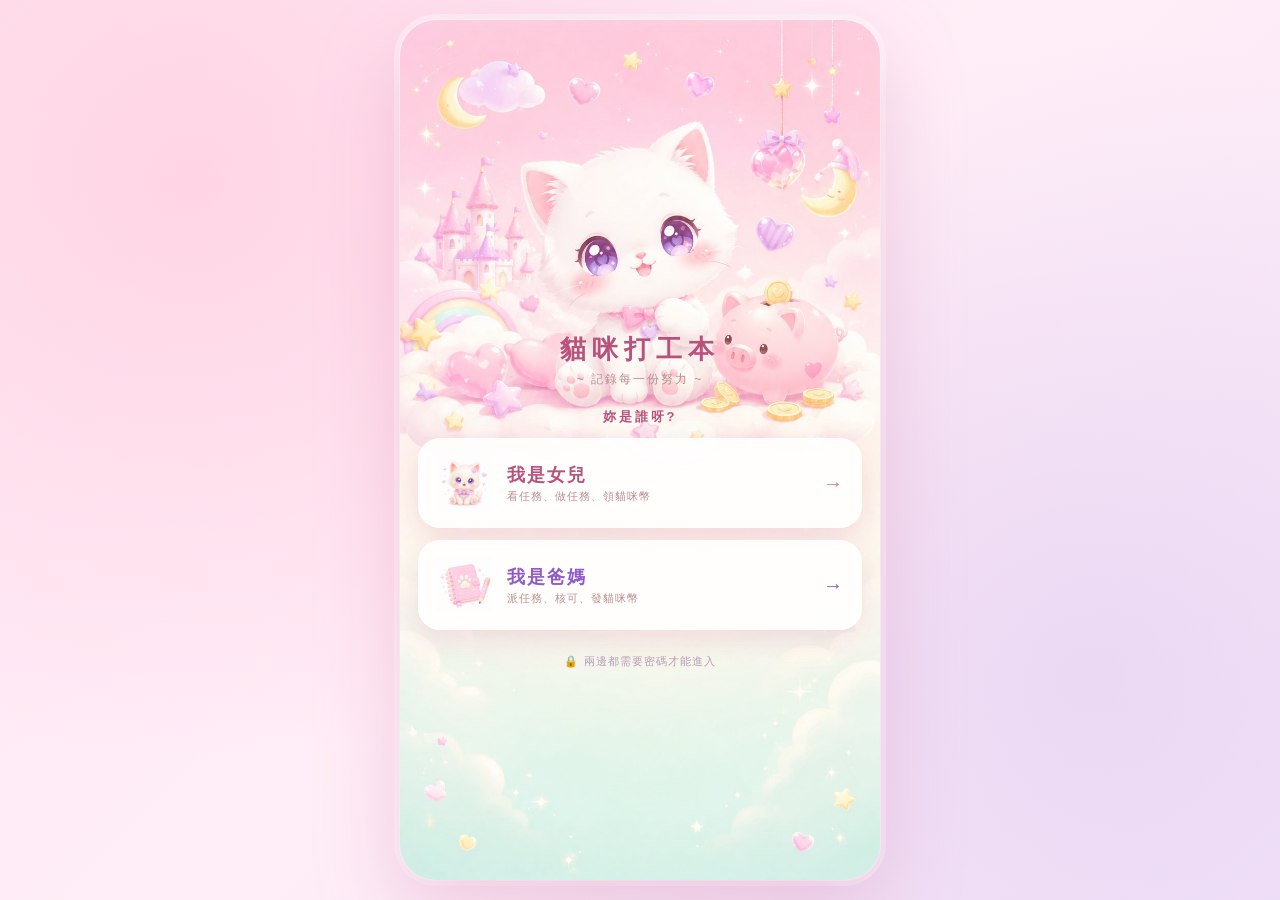
<file: index.html>
<!DOCTYPE html>
<html lang="zh-TW">
<head>
<meta charset="UTF-8">
<meta name="viewport" content="width=device-width, initial-scale=1.0">
<title>🐱 貓咪打工本</title>
<link rel="icon" type="image/png" href="./cat-mascot.png">
<link rel="stylesheet" href="./style.css">
<style>
.entry-app { padding: 24px 18px; min-height: 100%; display: flex; flex-direction: column; }
.entry-hero {
  flex: 1;
  min-height: 280px;
  pointer-events: none;
}
.entry-brand {
  text-align: center;
  margin-top: 8px;
  margin-bottom: 6px;
  animation: fade-up 0.6s ease-out;
}
.entry-brand h1 {
  font-size: 26px;
  color: #B8527A;
  letter-spacing: 6px;
  text-shadow: 0 2px 12px rgba(255, 255, 255, 0.8);
}
.entry-brand .sub {
  font-size: 12px;
  color: #B89090;
  letter-spacing: 2px;
  margin-top: 4px;
}
.entry-question {
  text-align: center;
  font-size: 13px;
  color: #B8527A;
  letter-spacing: 3px;
  font-weight: bold;
  margin: 14px 0 12px;
}
.id-cards {
  display: flex;
  flex-direction: column;
  gap: 12px;
  padding-bottom: 16px;
}
.id-card {
  background: rgba(255, 255, 255, 0.85);
  backdrop-filter: blur(24px);
  -webkit-backdrop-filter: blur(24px);
  border-radius: 22px;
  padding: 16px 18px;
  border: 1.5px solid rgba(255, 255, 255, 0.9);
  box-shadow: 0 10px 28px rgba(212, 132, 174, 0.25);
  display: flex;
  align-items: center;
  gap: 14px;
  cursor: pointer;
  transition: all 0.2s;
  text-decoration: none;
  color: inherit;
  animation: fade-up 0.5s ease-out backwards;
}
.id-card:nth-child(1) { animation-delay: 0.1s; }
.id-card:nth-child(2) { animation-delay: 0.2s; }
.id-card:active { transform: scale(0.98); }
.id-card .ic-img {
  width: 56px;
  height: 56px;
  flex-shrink: 0;
}
.id-card .ic-img img { width: 100%; height: 100%; object-fit: contain; }
.id-card .ic-info { flex: 1; min-width: 0; }
.id-card .ic-title {
  font-size: 18px;
  font-weight: bold;
  letter-spacing: 2px;
  color: #B8527A;
  margin-bottom: 2px;
}
.id-card.parent .ic-title { color: #8E5BC8; }
.id-card .ic-desc {
  font-size: 11px;
  color: #B89090;
  letter-spacing: 1px;
}
.id-card .ic-arrow {
  font-size: 20px;
  color: #D4799F;
  font-weight: bold;
}
.id-card.parent .ic-arrow { color: #8E5BC8; }

.entry-tip {
  text-align: center;
  font-size: 11px;
  color: #B8A0B8;
  margin-top: 8px;
  letter-spacing: 1px;
}
</style>
</head>
<body>

<div class="deco deco-1"><img src="./icon-coin.png" alt=""></div>
<div class="deco deco-2"><img src="./icon-star.png" alt=""></div>
<div class="deco deco-3"><img src="./icon-music.png" alt=""></div>
<div class="deco deco-4"><img src="./icon-gift.png" alt=""></div>
<div class="deco deco-5"><img src="./icon-mail.png" alt=""></div>
<div class="deco deco-6"><img src="./icon-book.png" alt=""></div>

<div class="phone">
  <div class="entry-app">

    <div class="entry-hero"></div>

    <div class="entry-brand">
      <h1>貓咪打工本</h1>
      <div class="sub">~ 記錄每一份努力 ~</div>
    </div>

    <div class="entry-question">妳是誰呀?</div>

    <div class="id-cards">

      <a href="./child.html" class="id-card child">
        <div class="ic-img"><img src="./cat-mascot.png" alt=""></div>
        <div class="ic-info">
          <div class="ic-title">我是女兒</div>
          <div class="ic-desc">看任務、做任務、領貓咪幣</div>
        </div>
        <div class="ic-arrow">→</div>
      </a>

      <a href="./parent.html" class="id-card parent">
        <div class="ic-img"><img src="./icon-add.png" alt=""></div>
        <div class="ic-info">
          <div class="ic-title">我是爸媽</div>
          <div class="ic-desc">派任務、核可、發貓咪幣</div>
        </div>
        <div class="ic-arrow">→</div>
      </a>

    </div>

    <div class="entry-tip">🔒 兩邊都需要密碼才能進入</div>

  </div>
</div>

</body>
</html>
</file>
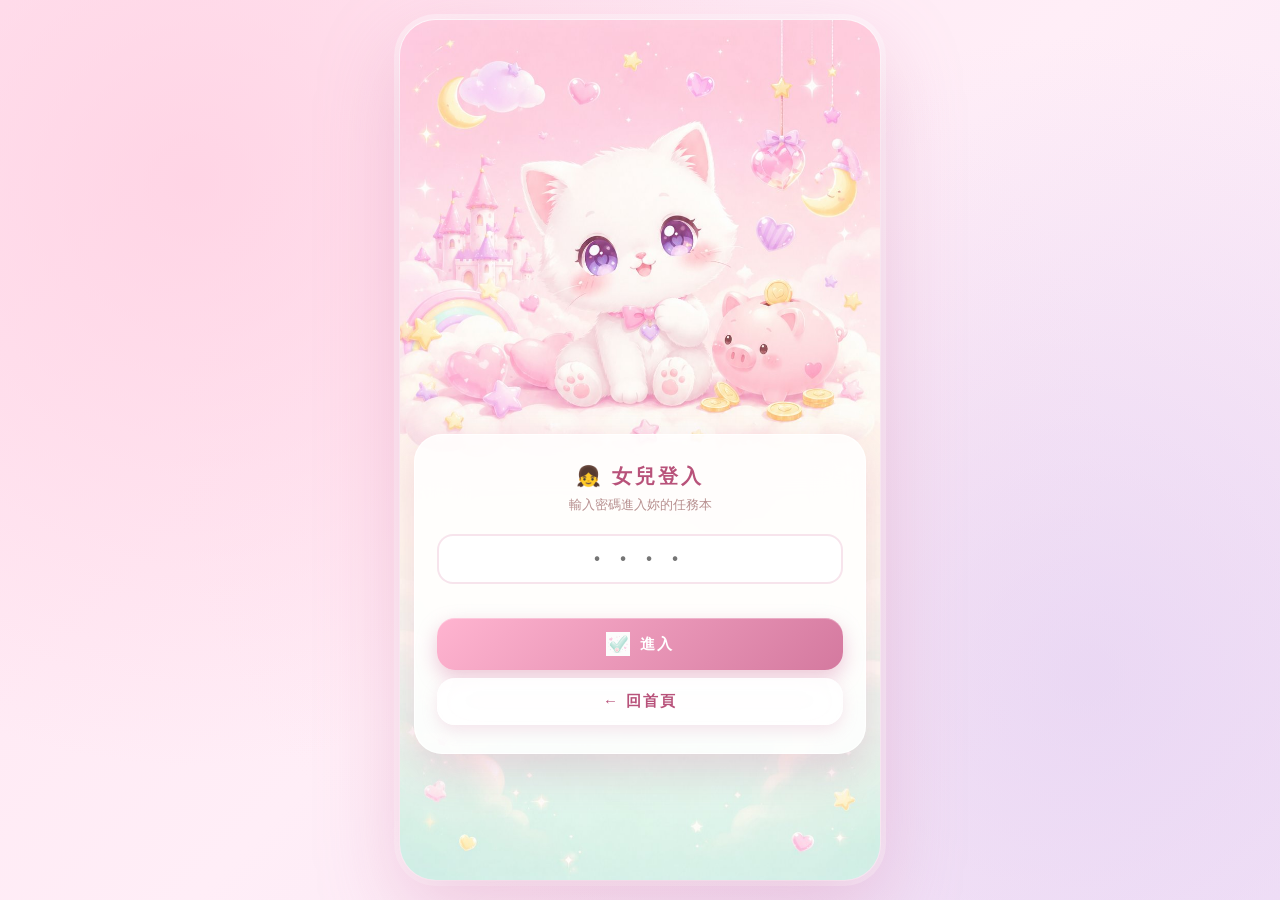
<file: child.html>
<!DOCTYPE html>
<html lang="zh-TW">
<head>
<meta charset="UTF-8">
<meta name="viewport" content="width=device-width, initial-scale=1.0">
<title>👧 我的貓咪任務本</title>
<link rel="icon" type="image/png" href="./cat-mascot.png">
<link rel="stylesheet" href="./style.css">
</head>
<body>

<div class="phone">

<!-- 登入頁 -->
<div id="loginPage" class="app">
  <div class="hero-space"></div>
  <div class="login-card">
    <h2>👧 女兒登入</h2>
    <div class="sub">輸入密碼進入妳的任務本</div>
    <input id="loginPwd" type="password" maxlength="4" placeholder="• • • •" inputmode="numeric">
    <div class="err" id="loginErr"></div>
    <button class="cta-btn" onclick="doLogin()">
      <img src="./icon-check.png" alt=""><span>進入</span>
    </button>
    <button class="cta-btn secondary" style="margin-top: 8px;" onclick="location.href='./index.html'">
      <span>← 回首頁</span>
    </button>
  </div>
</div>

<!-- 主畫面 -->
<div id="mainPage" class="app hidden">
  <div class="fab-out" onclick="logout()">登出</div>
  <div class="fab-bell" id="bell" onclick="clearBell()">🔔<span class="red-dot"></span></div>

  <div class="top-title"><div class="pill">我的任務本</div></div>
  <div class="hero-space"></div>

  <div class="stats">
    <div class="stat stat-coin"><div class="stat-icon"><img src="./icon-coin.png" alt=""></div><div class="stat-label">可領</div><div class="stat-value" id="sCoin">0<span class="unit"> 元</span></div></div>
    <div class="stat stat-todo"><div class="stat-icon"><img src="./icon-todo.png" alt=""></div><div class="stat-label">待完成</div><div class="stat-value" id="sTodo">0</div></div>
    <div class="stat stat-wait"><div class="stat-icon"><img src="./icon-mail.png" alt=""></div><div class="stat-label">等核可</div><div class="stat-value" id="sWait">0</div></div>
  </div>

  <div class="main">
    <div class="tabs">
      <button class="tab active" data-tab="assigned" onclick="setTab('assigned')">待完成 <span class="badge" id="bAssigned">0</span></button>
      <button class="tab" data-tab="pending" onclick="setTab('pending')">等核可 <span class="badge" id="bPending">0</span></button>
      <button class="tab" data-tab="approved" onclick="setTab('approved')">已領取 <span class="badge" id="bApproved">0</span></button>
    </div>
    <div id="taskList"></div>
    <button class="cta-btn secondary" onclick="openPropose()">
      <img src="./icon-idea.png" alt=""><span>我想做別的(主動申請)</span>
    </button>
  </div>
</div>
</div>

<!-- Modal: 主動申請 -->
<div class="modal-bg" id="proposeModal">
  <div class="modal">
    <h3>💡 我想做別的</h3>
    <label>項目</label>
    <select id="propType"><option value="">請選擇</option></select>
    <label>提議金額(讓爸媽參考)</label>
    <input id="propAmount" type="number" placeholder="0">
    <label>備註(選填)</label>
    <textarea id="propNote" rows="2" placeholder="想跟爸媽說的話"></textarea>
    <div class="modal-actions">
      <button class="cta-btn secondary" onclick="closeModal('proposeModal')">取消</button>
      <button class="cta-btn" onclick="submitPropose()"><img src="./icon-check.png" alt="">送出</button>
    </div>
  </div>
</div>

<div class="celebrate" id="celebrate">
  <img src="./icon-star.png" alt="">
  <div class="ce-text" id="ceText">太棒了!✨</div>
</div>

<div class="toast" id="toast"></div>

<script>
/* ==================== 設定區(密碼集中化)==================== */
const CHILD_PWD = '0416';  // ← 要改密碼,改這一行就好
const ROLE = 'child';
const GAS_URL = 'https://script.google.com/macros/s/AKfycbxL6RMWh4sn2M6cAhJxAEImtbSupDh12SuAHojfoW0CRrW7VGDir5UfD3ioGQtlK8snaw/exec';

let currentTab = 'assigned';
let allTasks = [];
let items = [];
let lastTaskCount = -1;

/* ==================== 統一 API 呼叫 ==================== */
async function api(action, params = {}) {
  const all = Object.assign({ action, password: CHILD_PWD, role: ROLE }, params);
  const qs = Object.entries(all).map(([k, v]) => `${k}=${encodeURIComponent(v)}`).join('&');
  const r = await fetch(`${GAS_URL}?${qs}`);
  return await r.json();
}

function pickKey(obj, ...keys) {
  for (const k of keys) {
    if (obj[k] !== undefined && obj[k] !== null && obj[k] !== '') return obj[k];
  }
  return '';
}

/* ==================== 登入 ==================== */
window.addEventListener('load', () => {
  const saved = localStorage.getItem('cw_child_login');
  if (saved === 'ok') showMain();
  document.getElementById('loginPwd').addEventListener('keydown', e => {
    if (e.key === 'Enter') doLogin();
  });
});

function doLogin() {
  const pwd = document.getElementById('loginPwd').value;
  const err = document.getElementById('loginErr');
  if (pwd !== CHILD_PWD) {
    err.textContent = '密碼不對喔 🥺';
    document.getElementById('loginPwd').value = '';
    return;
  }
  localStorage.setItem('cw_child_login', 'ok');
  showMain();
}

function logout() {
  localStorage.removeItem('cw_child_login');
  location.reload();
}

function showMain() {
  document.getElementById('loginPage').classList.add('hidden');
  document.getElementById('mainPage').classList.remove('hidden');
  loadAll();
  setInterval(loadAll, 30000);
}

/* ==================== 載入 ==================== */
async function loadAll() {
  try {
    const d1 = await api('list');
    if (d1.ok) {
      allTasks = d1.data || [];
      const newCount = allTasks.length;
      if (lastTaskCount !== -1 && newCount > lastTaskCount) {
        document.getElementById('bell').classList.add('has-new');
        showToast('🌸 有新任務唷!');
      }
      lastTaskCount = newCount;
      renderStats();
      renderList();
    } else {
      console.error('list 失敗:', d1.error);
    }

    const d2 = await api('itemsList');
    if (d2.ok) {
      items = (d2.data || []).map(raw => ({
        id: pickKey(raw, 'id', 'itemId', '項目ID', 'ID'),
        name: pickKey(raw, 'name', 'itemName', '名稱'),
        amount: Number(pickKey(raw, 'amount', 'defaultAmount', '預設金額', 'price')) || 0,
        enabled: pickKey(raw, 'enabled', '啟用')
      })).filter(i => i.id && i.name)
        .filter(i => {
          const e = String(i.enabled).toUpperCase();
          return e !== 'FALSE' && e !== '0' && e !== 'NO';
        });
      const sel = document.getElementById('propType');
      sel.innerHTML = '<option value="">請選擇</option>' +
        items.map(i => `<option value="${i.name}">${i.name}</option>`).join('');
    }
  } catch (e) { console.error(e); }
}

function renderStats() {
  const assigned = allTasks.filter(t => t.status === 'assigned' || t.status === 'rejected').length;
  const pending = allTasks.filter(t => t.status === 'done' || t.status === 'pending').length;
  const approved = allTasks.filter(t => t.status === 'approved').length;
  const coin = allTasks.filter(t => t.status === 'approved').reduce((s, t) => s + Number(t.actualAmount || t.proposedAmount || 0), 0);

  document.getElementById('sCoin').innerHTML = coin + '<span class="unit"> 元</span>';
  document.getElementById('sTodo').textContent = assigned;
  document.getElementById('sWait').textContent = pending;
  document.getElementById('bAssigned').textContent = assigned;
  document.getElementById('bPending').textContent = pending;
  document.getElementById('bApproved').textContent = approved;
}

function setTab(t) {
  currentTab = t;
  document.querySelectorAll('.tab').forEach(el => el.classList.toggle('active', el.dataset.tab === t));
  renderList();
}

function getIconForCategory(name) {
  if (!name) return 'icon-add.png';
  if (name.includes('掃') || name.includes('家事') || name.includes('拖') || name.includes('垃圾')) return 'icon-broom.png';
  if (name.includes('毛巾') || name.includes('工作室') || name.includes('髮')) return 'icon-towel.png';
  if (name.includes('書') || name.includes('讀') || name.includes('背')) return 'icon-book.png';
  if (name.includes('琴') || name.includes('音') || name.includes('樂')) return 'icon-music.png';
  return 'icon-add.png';
}

function getDueInfo(dueStr) {
  if (!dueStr) return null;
  const due = new Date(dueStr);
  const today = new Date();
  today.setHours(0,0,0,0);
  const diff = Math.round((due - today) / 86400000);
  if (diff < 0) return { text: '逾期', cls: 'late' };
  if (diff === 0) return { text: '今天', cls: '' };
  if (diff === 1) return { text: '明天', cls: '' };
  if (diff <= 7) return { text: `${diff} 天後`, cls: 'week' };
  const m = due.getMonth() + 1, d = due.getDate();
  return { text: `${m}/${d}`, cls: 'week' };
}

function renderList() {
  const list = document.getElementById('taskList');
  let filtered;
  if (currentTab === 'assigned') filtered = allTasks.filter(t => t.status === 'assigned' || t.status === 'rejected');
  else if (currentTab === 'pending') filtered = allTasks.filter(t => t.status === 'done' || t.status === 'pending');
  else filtered = allTasks.filter(t => t.status === 'approved' || t.status === 'paid');

  if (filtered.length === 0) {
    const msg = currentTab === 'assigned' ? '太棒了!沒有待辦任務' : currentTab === 'pending' ? '沒有等待中的任務' : '還沒有領取紀錄';
    list.innerHTML = `<div class="empty"><img src="./cat-mascot.png" alt=""><div class="e-text">${msg}</div></div>`;
    return;
  }

  list.innerHTML = filtered.map(t => {
    const due = getDueInfo(t.dueDate);
    const dueCls = !due ? '' : (due.cls === 'late' ? 'due-today' : (due.cls === '' ? 'due-today' : (due.cls === 'week' ? 'due-week' : 'due-soon')));
    const dueHtml = due ? `<span class="due-pill ${due.cls}">${due.text}</span>` : '';
    const cat = t.category ? `<span>${t.category}</span>` : '';
    const reject = t.status === 'rejected' ? `<span class="due-pill late">需重做</span>` : '';

    let actionBtn = '';
    if (currentTab === 'assigned') {
      actionBtn = `<button class="cta-btn success" style="margin-top:8px; padding:10px;" onclick="markDone('${t.id}')"><img src="./icon-check.png" alt=""><span>我做完了!</span></button>`;
    }

    return `<div><div class="task ${dueCls}"><div class="task-icon"><img src="./${getIconForCategory(t.itemName)}" alt=""></div><div class="task-info"><div class="task-name">${t.itemName || '未命名'}</div><div class="task-meta">${dueHtml}${cat}${reject}</div></div><div class="task-price">$${t.actualAmount || t.proposedAmount || 0}</div></div>${actionBtn}</div>`;
  }).join('');
}

/* ==================== 動作 ==================== */
async function markDone(id) {
  try {
    const d = await api('markDone', { id });
    if (d.ok) { celebrate('太棒了!等爸媽核可 ✨'); loadAll(); }
    else { showToast('失敗:' + (d.error || '')); }
  } catch (e) { showToast('網路出狀況了'); }
}

function openPropose() {
  document.getElementById('propType').value = '';
  document.getElementById('propAmount').value = '';
  document.getElementById('propNote').value = '';
  document.getElementById('proposeModal').classList.add('open');
}

function closeModal(id) { document.getElementById(id).classList.remove('open'); }

async function submitPropose() {
  const name = document.getElementById('propType').value;
  const amount = document.getElementById('propAmount').value || 0;
  const note = document.getElementById('propNote').value || '';
  if (!name) { showToast('要先選項目喔'); return; }
  try {
    const d = await api('propose', { itemName: name, amount, note });
    if (d.ok) { closeModal('proposeModal'); celebrate('已送出申請!等爸媽看看 💌'); loadAll(); }
    else { showToast('送出失敗'); }
  } catch (e) { showToast('網路出狀況了'); }
}

function celebrate(text) {
  document.getElementById('ceText').textContent = text;
  const c = document.getElementById('celebrate');
  c.classList.add('show');
  setTimeout(() => c.classList.remove('show'), 1800);
}

function showToast(text) {
  const t = document.getElementById('toast');
  t.textContent = text;
  t.classList.add('show');
  setTimeout(() => t.classList.remove('show'), 2400);
}

function clearBell() { document.getElementById('bell').classList.remove('has-new'); }
</script>

</body>
</html>
</file>
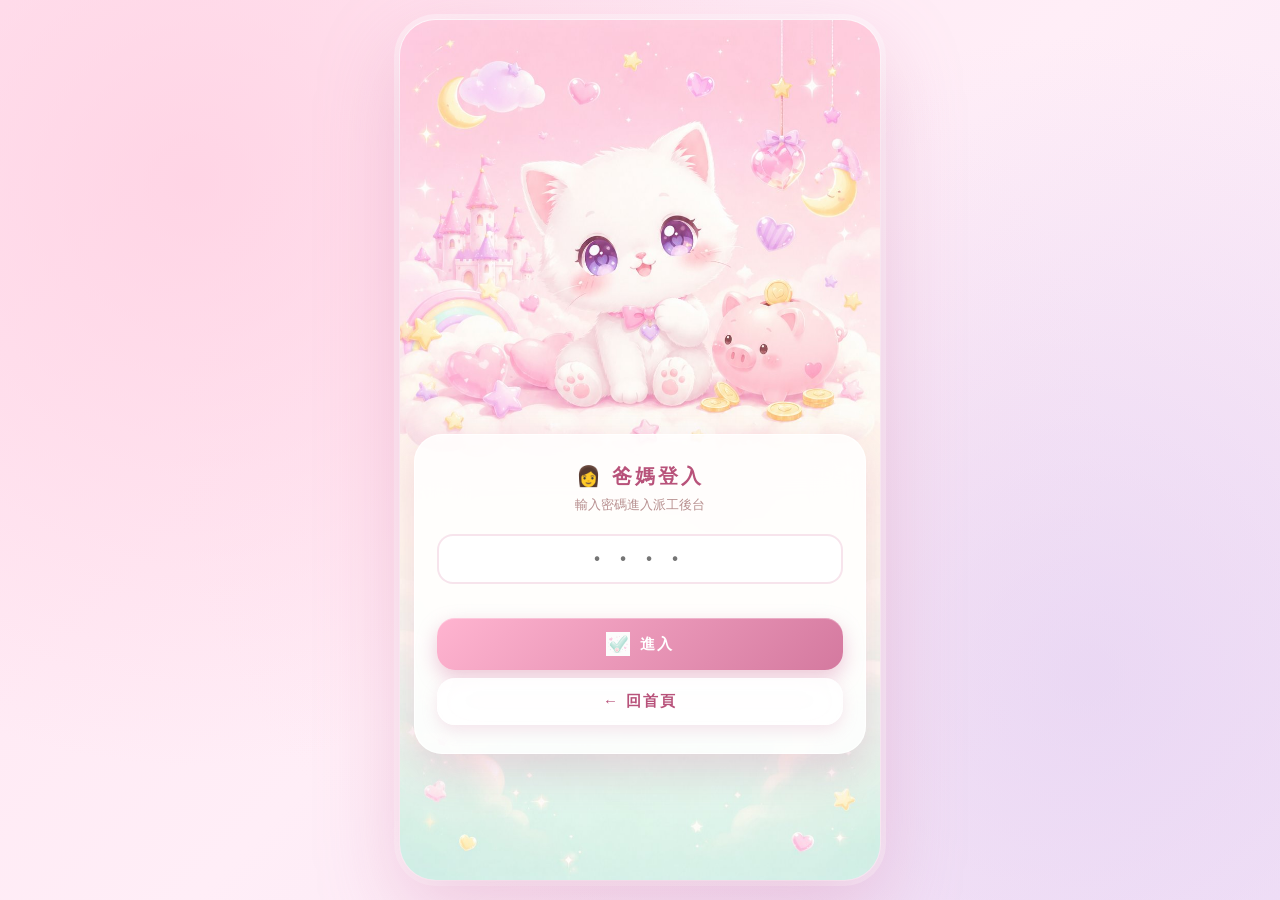
<file: parent.html>
<!DOCTYPE html>
<html lang="zh-TW">
<head>
<meta charset="UTF-8">
<meta name="viewport" content="width=device-width, initial-scale=1.0">
<title>👩 爸媽派工管理</title>
<link rel="icon" type="image/png" href="./cat-mascot.png">
<link rel="stylesheet" href="./style.css">
<style>
.assign-cta { width: 100%; margin-top: 12px; padding: 18px; background: linear-gradient(135deg, #FFB4D0 0%, #D4799F 100%); color: white; border: none; border-radius: 22px; font-size: 17px; font-weight: bold; cursor: pointer; box-shadow: 0 12px 30px rgba(212, 121, 159, 0.5), inset 0 1px 0 rgba(255, 255, 255, 0.3); letter-spacing: 3px; font-family: inherit; display: flex; align-items: center; justify-content: center; gap: 12px; animation: pulse-glow 2.5s infinite; }
.assign-cta img { width: 30px; height: 30px; }
.assign-cta:active { transform: scale(0.97); }
.act-row { display: flex; gap: 6px; margin-top: 8px; }
.act-row .cta-btn { margin-top: 0; padding: 9px 12px; font-size: 13px; letter-spacing: 1px; }
</style>
</head>
<body>

<div class="phone">

<!-- 登入頁 -->
<div id="loginPage" class="app">
  <div class="hero-space"></div>
  <div class="login-card">
    <h2>👩 爸媽登入</h2>
    <div class="sub">輸入密碼進入派工後台</div>
    <input id="loginPwd" type="password" maxlength="4" placeholder="• • • •" inputmode="numeric">
    <div class="err" id="loginErr"></div>
    <button class="cta-btn" onclick="doLogin()">
      <img src="./icon-check.png" alt=""><span>進入</span>
    </button>
    <button class="cta-btn secondary" style="margin-top: 8px;" onclick="location.href='./index.html'">
      <span>← 回首頁</span>
    </button>
  </div>
</div>

<!-- 主畫面 -->
<div id="mainPage" class="app hidden">
  <div class="fab-out" onclick="logout()">登出</div>
  <div class="fab-bell" id="bell" onclick="clearBell()">🔔<span class="red-dot"></span></div>

  <div class="top-title"><div class="pill">爸媽派工管理</div></div>
  <div class="hero-space"></div>

  <div class="stats stats-4">
    <div class="stat stat-todo"><div class="stat-icon"><img src="./icon-todo.png" alt=""></div><div class="stat-label">派工中</div><div class="stat-value" id="sAssigned">0</div></div>
    <div class="stat stat-wait"><div class="stat-icon"><img src="./icon-mail.png" alt=""></div><div class="stat-label">待核可</div><div class="stat-value" id="sPending">0</div></div>
    <div class="stat stat-coin"><div class="stat-icon"><img src="./icon-coin.png" alt=""></div><div class="stat-label">待領</div><div class="stat-value" id="sUnpaid">0<span class="unit"> 元</span></div></div>
    <div class="stat stat-paid"><div class="stat-icon"><img src="./icon-gift.png" alt=""></div><div class="stat-label">已發</div><div class="stat-value" id="sPaid">0<span class="unit"> 元</span></div></div>
  </div>

  <button class="assign-cta" onclick="openAssign()">
    <img src="./icon-add.png" alt=""><span>派任務給女兒</span>
  </button>

  <div class="main" style="margin-top: 14px;">
    <div class="tabs">
      <button class="tab active" data-tab="pending" onclick="setTab('pending')">待核可 <span class="badge" id="bPending">0</span></button>
      <button class="tab" data-tab="assigned" onclick="setTab('assigned')">派工中 <span class="badge" id="bAssigned">0</span></button>
      <button class="tab" data-tab="approved" onclick="setTab('approved')">待發 <span class="badge" id="bApproved">0</span></button>
    </div>
    <div id="taskList"></div>
  </div>
</div>
</div>

<!-- Modal: 派任務 -->
<div class="modal-bg" id="assignModal">
  <div class="modal">
    <h3>📋 派任務</h3>
    <label>選擇任務(可多選)</label>
    <div class="pick-list" id="pickList"></div>
    <label>截止日期</label>
    <input id="aDue" type="date">
    <label>備註(選填)</label>
    <input id="aNote" type="text" placeholder="想對女兒說的話">
    <div class="modal-actions">
      <button class="cta-btn secondary" onclick="closeModal('assignModal')">取消</button>
      <button class="cta-btn" onclick="submitAssign()"><img src="./icon-check.png" alt="">送出</button>
    </div>
  </div>
</div>

<!-- Modal: 核可 -->
<div class="modal-bg" id="approveModal">
  <div class="modal">
    <h3>✅ 核可任務</h3>
    <div id="apTaskInfo" style="background:#FFF8FA; padding:12px; border-radius:14px; margin-bottom:12px;"></div>
    <label>實際金額</label>
    <input id="apAmount" type="number">
    <label>備註(選填)</label>
    <input id="apNote" type="text" placeholder="鼓勵的話">
    <div class="modal-actions">
      <button class="cta-btn danger" onclick="rejectCurrent()">拒絕重做</button>
      <button class="cta-btn" onclick="approveCurrent()"><img src="./icon-check.png" alt="">核可</button>
    </div>
  </div>
</div>

<div class="toast" id="toast"></div>

<script>
/* ==================== 設定區(密碼集中化)==================== */
const PARENT_PWD = '0416';  // ← 要改密碼,改這一行就好
const ROLE = 'parent';
const GAS_URL = 'https://script.google.com/macros/s/AKfycbxL6RMWh4sn2M6cAhJxAEImtbSupDh12SuAHojfoW0CRrW7VGDir5UfD3ioGQtlK8snaw/exec';

let currentTab = 'pending';
let allTasks = [];
let items = [];
let lastPendingCount = -1;
let pickedIds = new Set();
let currentApproveId = null;

/* ==================== 統一 API 呼叫 ==================== */
async function api(action, params = {}) {
  // 自動帶上 password + role
  const all = Object.assign({ action, password: PARENT_PWD, role: ROLE }, params);
  const qs = Object.entries(all).map(([k, v]) => `${k}=${encodeURIComponent(v)}`).join('&');
  const r = await fetch(`${GAS_URL}?${qs}`);
  return await r.json();
}

function pickKey(obj, ...keys) {
  for (const k of keys) {
    if (obj[k] !== undefined && obj[k] !== null && obj[k] !== '') return obj[k];
  }
  return '';
}

/* ==================== 登入 ==================== */
window.addEventListener('load', () => {
  const saved = localStorage.getItem('cw_parent_login');
  if (saved === 'ok') showMain();
  document.getElementById('loginPwd').addEventListener('keydown', e => {
    if (e.key === 'Enter') doLogin();
  });
  const today = new Date().toISOString().split('T')[0];
  document.getElementById('aDue').value = today;
});

function doLogin() {
  const pwd = document.getElementById('loginPwd').value;
  const err = document.getElementById('loginErr');
  if (pwd !== PARENT_PWD) {
    err.textContent = '密碼不對';
    document.getElementById('loginPwd').value = '';
    return;
  }
  localStorage.setItem('cw_parent_login', 'ok');
  showMain();
}

function logout() {
  localStorage.removeItem('cw_parent_login');
  location.reload();
}

function showMain() {
  document.getElementById('loginPage').classList.add('hidden');
  document.getElementById('mainPage').classList.remove('hidden');
  loadAll();
  setInterval(loadAll, 20000);
}

/* ==================== 載入 ==================== */
async function loadAll() {
  try {
    const d1 = await api('list');
    if (d1.ok) {
      allTasks = d1.data || [];
      const pendingCount = allTasks.filter(t => t.status === 'done' || t.status === 'pending').length;
      if (lastPendingCount !== -1 && pendingCount > lastPendingCount) {
        document.getElementById('bell').classList.add('has-new');
        showToast('🌸 有新的等核可任務!');
      }
      lastPendingCount = pendingCount;
      renderStats();
      renderList();
    } else {
      console.error('list 失敗:', d1.error);
    }

    const d2 = await api('itemsList');
    if (d2.ok) {
      items = (d2.data || []).map(raw => ({
        id: pickKey(raw, 'id', 'itemId', '項目ID', 'ID'),
        name: pickKey(raw, 'name', 'itemName', '名稱'),
        amount: Number(pickKey(raw, 'amount', 'defaultAmount', '預設金額', 'price')) || 0,
        category: pickKey(raw, 'category', '類別'),
        mode: pickKey(raw, 'mode', 'defaultMode', '預設模式') || 'fixed',
        enabled: pickKey(raw, 'enabled', '啟用')
      })).filter(i => i.id && i.name)
        .filter(i => {
          const e = String(i.enabled).toUpperCase();
          return e !== 'FALSE' && e !== '0' && e !== 'NO';
        });
    } else {
      console.error('itemsList 失敗:', d2.error);
    }
  } catch (e) {
    console.error(e);
  }
}

function getIconForCategory(name) {
  if (!name) return 'icon-add.png';
  if (name.includes('掃') || name.includes('家事') || name.includes('拖') || name.includes('垃圾')) return 'icon-broom.png';
  if (name.includes('毛巾') || name.includes('工作室') || name.includes('髮')) return 'icon-towel.png';
  if (name.includes('書') || name.includes('讀') || name.includes('背')) return 'icon-book.png';
  if (name.includes('琴') || name.includes('音') || name.includes('樂')) return 'icon-music.png';
  return 'icon-add.png';
}

function getDueInfo(dueStr) {
  if (!dueStr) return null;
  const due = new Date(dueStr);
  const today = new Date();
  today.setHours(0,0,0,0);
  const diff = Math.round((due - today) / 86400000);
  if (diff < 0) return { text: '逾期', cls: 'late' };
  if (diff === 0) return { text: '今天', cls: '' };
  if (diff === 1) return { text: '明天', cls: '' };
  if (diff <= 7) return { text: `${diff} 天後`, cls: 'week' };
  const m = due.getMonth() + 1, d = due.getDate();
  return { text: `${m}/${d}`, cls: 'week' };
}

function renderStats() {
  const assigned = allTasks.filter(t => t.status === 'assigned' || t.status === 'rejected').length;
  const pending = allTasks.filter(t => t.status === 'done' || t.status === 'pending').length;
  const approved = allTasks.filter(t => t.status === 'approved').length;
  const unpaid = allTasks.filter(t => t.status === 'approved').reduce((s, t) => s + Number(t.actualAmount || t.proposedAmount || 0), 0);
  const paid = allTasks.filter(t => t.status === 'paid').reduce((s, t) => s + Number(t.actualAmount || t.proposedAmount || 0), 0);

  document.getElementById('sAssigned').textContent = assigned;
  document.getElementById('sPending').textContent = pending;
  document.getElementById('sUnpaid').innerHTML = unpaid + '<span class="unit"> 元</span>';
  document.getElementById('sPaid').innerHTML = paid + '<span class="unit"> 元</span>';
  document.getElementById('bPending').textContent = pending;
  document.getElementById('bAssigned').textContent = assigned;
  document.getElementById('bApproved').textContent = approved;
}

function setTab(t) {
  currentTab = t;
  document.querySelectorAll('.tab').forEach(el => el.classList.toggle('active', el.dataset.tab === t));
  renderList();
}

function renderList() {
  const list = document.getElementById('taskList');
  let filtered;
  if (currentTab === 'pending') filtered = allTasks.filter(t => t.status === 'done' || t.status === 'pending');
  else if (currentTab === 'assigned') filtered = allTasks.filter(t => t.status === 'assigned' || t.status === 'rejected');
  else filtered = allTasks.filter(t => t.status === 'approved');

  if (filtered.length === 0) {
    const msg = currentTab === 'pending' ? '目前沒有等核可的任務' : currentTab === 'assigned' ? '沒有派工中的任務' : '沒有待發的金額';
    list.innerHTML = `<div class="empty"><img src="./cat-mascot.png" alt=""><div class="e-text">${msg}</div></div>`;
    return;
  }

  list.innerHTML = filtered.map(t => {
    const due = getDueInfo(t.dueDate);
    const dueCls = !due ? '' : (due.cls === 'late' ? 'due-today' : (due.cls === '' ? 'due-today' : (due.cls === 'week' ? 'due-week' : 'due-soon')));
    const dueHtml = due ? `<span class="due-pill ${due.cls}">${due.text}</span>` : '';
    const cat = t.category ? `<span>${t.category}</span>` : '';
    const proposed = t.status === 'pending' ? `<span class="due-pill">主動申請</span>` : '';
    const note = t.childNote ? `<div style="background:#FFF8FA; padding:6px 10px; border-radius:8px; margin-top:6px; font-size:11px; color:#B89090;">💌 ${t.childNote}</div>` : '';

    let actions = '';
    if (currentTab === 'pending') {
      actions = `<div class="act-row"><button class="cta-btn" onclick="openApprove('${t.id}')"><span>核可</span></button><button class="cta-btn danger" onclick="rejectId('${t.id}')"><span>重做</span></button></div>`;
    } else if (currentTab === 'approved') {
      actions = `<div class="act-row"><button class="cta-btn success" onclick="payId('${t.id}')"><img src="./icon-coin.png" alt=""><span>發貓咪幣</span></button></div>`;
    }

    return `<div><div class="task ${dueCls}"><div class="task-icon"><img src="./${getIconForCategory(t.itemName)}" alt=""></div><div class="task-info"><div class="task-name">${t.itemName || '未命名'}</div><div class="task-meta">${dueHtml}${cat}${proposed}</div></div><div class="task-price">$${t.actualAmount || t.proposedAmount || 0}</div></div>${note}${actions}</div>`;
  }).join('');
}

/* ==================== 派任務 ==================== */
async function openAssign() {
  pickedIds.clear();
  document.getElementById('aNote').value = '';
  document.getElementById('assignModal').classList.add('open');
  // 若 items 還沒載入,立刻 fetch 一次再渲染
  if (items.length === 0) {
    const pl = document.getElementById('pickList');
    pl.innerHTML = '<div style="text-align:center; color:#B89090; padding:20px;">載入任務中⋯</div>';
    const d2 = await api('itemsList');
    if (d2.ok) {
      items = (d2.data || []).map(raw => ({
        id: pickKey(raw, 'id', 'itemId', '項目ID', 'ID'),
        name: pickKey(raw, 'name', 'itemName', '名稱'),
        amount: Number(pickKey(raw, 'amount', 'defaultAmount', '預設金額', 'price')) || 0,
        category: pickKey(raw, 'category', '類別'),
        mode: pickKey(raw, 'mode', 'defaultMode', '預設模式') || 'fixed',
        enabled: pickKey(raw, 'enabled', '啟用')
      })).filter(i => i.id && i.name)
        .filter(i => {
          const e = String(i.enabled).toUpperCase();
          return e !== 'FALSE' && e !== '0' && e !== 'NO';
        });
    }
  }
  renderPickList();
}

function renderPickList() {
  const pl = document.getElementById('pickList');
  if (items.length === 0) {
    pl.innerHTML = '<div style="text-align:center; color:#B89090; padding:20px; font-size:13px;">沒有可派的任務<br>(請到 Google Sheet「項目設定」分頁新增)</div>';
    return;
  }
  pl.innerHTML = items.map(i => {
    const sel = pickedIds.has(i.id) ? 'selected' : '';
    return `<div class="pick-item ${sel}" onclick="togglePick('${i.id}')"><div class="pi-icon"><img src="./${getIconForCategory(i.name)}" alt=""></div><div class="pi-info"><div class="pi-name">${i.name}</div><div class="pi-meta">$${i.amount} · ${i.category || '其他'}</div></div><div class="pi-check">${sel ? '✓' : ''}</div></div>`;
  }).join('');
}

function togglePick(id) {
  if (pickedIds.has(id)) pickedIds.delete(id);
  else pickedIds.add(id);
  renderPickList();
}

async function submitAssign() {
  if (pickedIds.size === 0) { showToast('要選至少一個任務'); return; }
  const due = document.getElementById('aDue').value;
  const note = document.getElementById('aNote').value || '';
  const ids = Array.from(pickedIds).join(',');
  try {
    const d = await api('batchAssign', { itemIds: ids, dueDate: due, note });
    if (d.ok) {
      closeModal('assignModal');
      showToast(`已派出 ${pickedIds.size} 個任務!`);
      loadAll();
    } else {
      showToast('派工失敗:' + (d.error || ''));
    }
  } catch (e) {
    showToast('網路出狀況了');
  }
}

/* ==================== 核可 ==================== */
function openApprove(id) {
  const t = allTasks.find(x => x.id === id);
  if (!t) return;
  currentApproveId = id;
  document.getElementById('apTaskInfo').innerHTML = `<div style="font-weight:bold; color:#6B4F70;">${t.itemName}</div><div style="font-size:12px; color:#B89090; margin-top:4px;">提議金額:$${t.proposedAmount || 0}</div>${t.childNote ? `<div style="margin-top:6px; font-size:12px;">💌 ${t.childNote}</div>` : ''}`;
  document.getElementById('apAmount').value = t.actualAmount || t.proposedAmount || 0;
  document.getElementById('apNote').value = '';
  document.getElementById('approveModal').classList.add('open');
}

async function approveCurrent() {
  const amount = document.getElementById('apAmount').value || 0;
  const note = document.getElementById('apNote').value || '';
  try {
    const d = await api('approve', { id: currentApproveId, amount, note });
    if (d.ok) {
      closeModal('approveModal');
      showToast('已核可!');
      loadAll();
    } else { showToast('失敗:' + (d.error || '')); }
  } catch (e) { showToast('網路出狀況了'); }
}

async function rejectCurrent() {
  await rejectId(currentApproveId);
  closeModal('approveModal');
}

async function rejectId(id) {
  if (!confirm('確定要讓女兒重做嗎?')) return;
  try {
    const d = await api('reject', { id });
    if (d.ok) { showToast('已標記重做'); loadAll(); }
  } catch (e) { showToast('網路出狀況了'); }
}

async function payId(id) {
  if (!confirm('確定要發貓咪幣嗎?')) return;
  try {
    const d = await api('pay', { id });
    if (d.ok) { showToast('已發放!💰'); loadAll(); }
  } catch (e) { showToast('網路出狀況了'); }
}

function closeModal(id) { document.getElementById(id).classList.remove('open'); }
function showToast(text) { const t = document.getElementById('toast'); t.textContent = text; t.classList.add('show'); setTimeout(() => t.classList.remove('show'), 2400); }
function clearBell() { document.getElementById('bell').classList.remove('has-new'); }
</script>

</body>
</html>
</file>
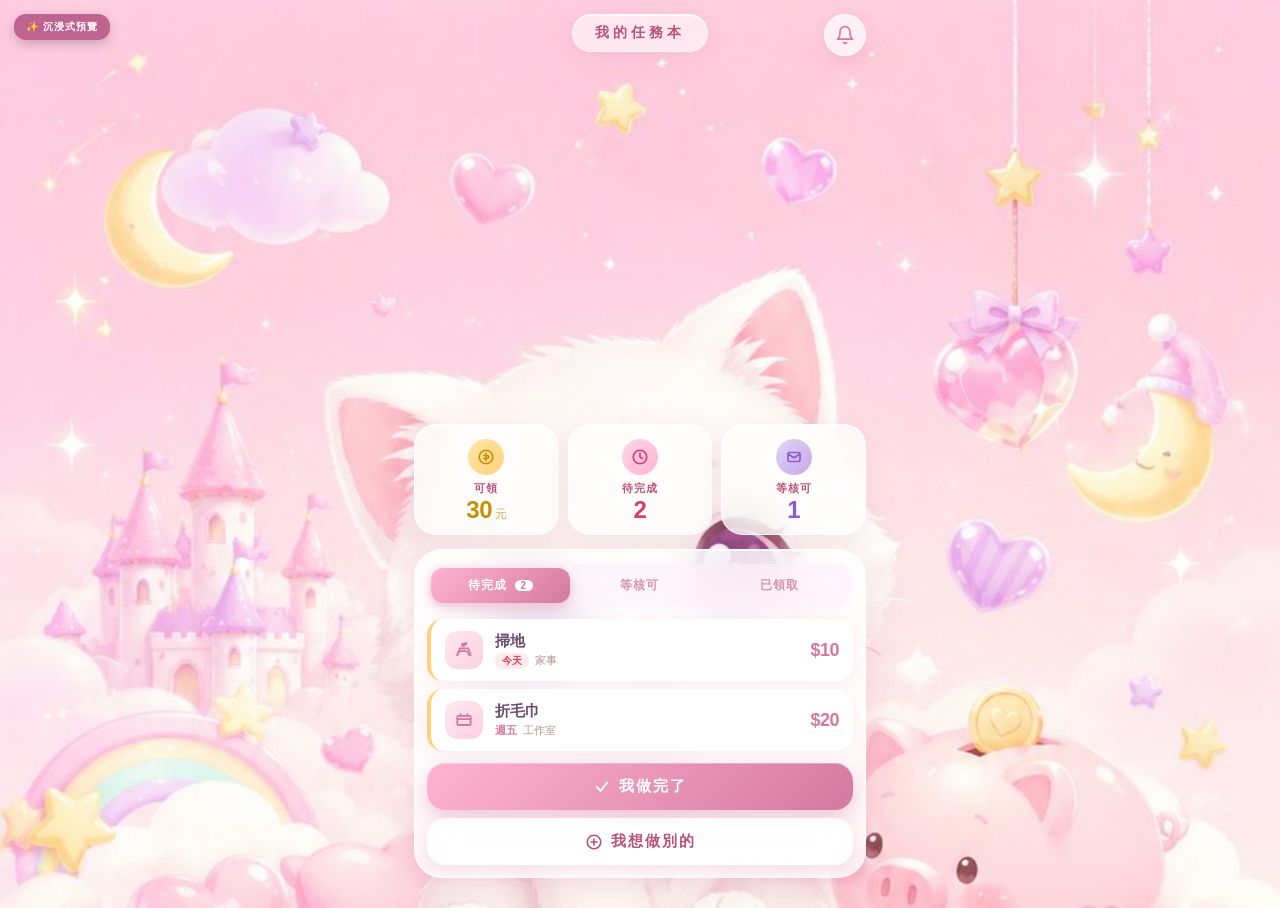
<file: preview-immersive-v3.html>
<!DOCTYPE html>
<html lang="zh-TW">
<head>
<meta charset="UTF-8">
<meta name="viewport" content="width=device-width, initial-scale=1.0">
<title>沉浸式預覽</title>
<style>
* { margin: 0; padding: 0; box-sizing: border-box; -webkit-tap-highlight-color: transparent; }

@keyframes float-soft { 0%, 100% { transform: translateY(0); } 50% { transform: translateY(-6px); } }
@keyframes fade-up {
  0% { transform: translateY(20px); opacity: 0; }
  100% { transform: translateY(0); opacity: 1; }
}
@keyframes shimmer {
  0%, 100% { opacity: 0.6; }
  50% { opacity: 1; }
}

html, body { width: 100%; height: 100%; }

body {
  font-family: 'Microsoft JhengHei', 'PingFang TC', sans-serif;
  font-size: 15px;
  color: #6B4F70;
  min-height: 100vh;

  background-image: url('./cat-world.png');
  background-size: cover;
  background-position: center top;
  background-repeat: no-repeat;
  background-attachment: fixed;
  background-color: #FFE5F1;
}

/* === 容器 === */
.app {
  max-width: 480px;
  margin: 0 auto;
  min-height: 100vh;
  padding: 14px 14px 30px;
  position: relative;
  display: flex;
  flex-direction: column;
}

/* === 頂部小膠囊標題 === */
.top-title {
  text-align: center;
  margin-bottom: 12px;
  animation: fade-up 0.6s ease-out;
}
.top-title .pill {
  display: inline-block;
  background: rgba(255, 255, 255, 0.55);
  backdrop-filter: blur(20px);
  -webkit-backdrop-filter: blur(20px);
  padding: 9px 22px;
  border-radius: 100px;
  border: 1px solid rgba(255, 255, 255, 0.7);
  box-shadow:
    0 4px 20px rgba(212, 132, 174, 0.18),
    inset 0 1px 0 rgba(255, 255, 255, 0.9);
  font-size: 14px;
  color: #B8527A;
  font-weight: bold;
  letter-spacing: 4px;
}

/* === 圖片故事區 === */
.hero-space {
  height: 40vh;
  min-height: 280px;
  max-height: 360px;
  pointer-events: none;
}

/* === 浮動工具列(右上) === */
.fab-bell {
  position: absolute;
  top: 14px;
  right: 14px;
  width: 42px;
  height: 42px;
  background: rgba(255, 255, 255, 0.7);
  backdrop-filter: blur(20px);
  -webkit-backdrop-filter: blur(20px);
  border-radius: 50%;
  display: flex;
  align-items: center;
  justify-content: center;
  border: 1px solid rgba(255, 255, 255, 0.8);
  box-shadow: 0 6px 16px rgba(212, 132, 174, 0.2);
  cursor: pointer;
  z-index: 5;
}
.fab-bell svg { width: 20px; height: 20px; }

/* === 統計卡(浮在雲朵帶上) === */
.stats {
  display: grid;
  grid-template-columns: 1fr 1fr 1fr;
  gap: 9px;
  margin-bottom: 14px;
  animation: fade-up 0.7s ease-out 0.1s backwards;
}
.stat {
  background: rgba(255, 255, 255, 0.7);
  backdrop-filter: blur(22px);
  -webkit-backdrop-filter: blur(22px);
  border-radius: 22px;
  padding: 14px 8px 12px;
  text-align: center;
  border: 1px solid rgba(255, 255, 255, 0.85);
  box-shadow:
    0 8px 28px rgba(212, 132, 174, 0.18),
    inset 0 1px 0 rgba(255, 255, 255, 0.9);
  position: relative;
}
.stat-icon {
  width: 36px;
  height: 36px;
  margin: 0 auto 6px;
  border-radius: 50%;
  display: flex;
  align-items: center;
  justify-content: center;
}
.stat-icon svg { width: 18px; height: 18px; }
.stat-coin .stat-icon { background: linear-gradient(135deg, #FFE5A8, #FFD27A); }
.stat-todo .stat-icon { background: linear-gradient(135deg, #FFD6E8, #FFB4D0); }
.stat-wait .stat-icon { background: linear-gradient(135deg, #E0D5F5, #C8A8E9); }
.stat-label {
  font-size: 11px;
  color: #B8527A;
  font-weight: bold;
  letter-spacing: 1px;
  margin-bottom: 2px;
}
.stat-value {
  font-size: 24px;
  font-weight: bold;
  letter-spacing: -0.5px;
  line-height: 1;
}
.stat-coin .stat-value { color: #C49100; }
.stat-todo .stat-value { color: #D63E72; }
.stat-wait .stat-value { color: #8E5BC8; }
.stat-value .unit { font-size: 12px; font-weight: 500; opacity: 0.7; }

/* === 主卡片(任務清單) === */
.main {
  background: rgba(255, 255, 255, 0.78);
  backdrop-filter: blur(24px);
  -webkit-backdrop-filter: blur(24px);
  border-radius: 28px;
  padding: 14px 12px 12px;
  border: 1px solid rgba(255, 255, 255, 0.85);
  box-shadow:
    0 12px 36px rgba(212, 132, 174, 0.22),
    inset 0 1px 0 rgba(255, 255, 255, 0.9);
  animation: fade-up 0.7s ease-out 0.2s backwards;
}

.tabs {
  display: flex;
  background: rgba(255, 240, 248, 0.6);
  border-radius: 16px;
  padding: 4px;
  margin-bottom: 12px;
}
.tab {
  flex: 1;
  padding: 9px 4px;
  text-align: center;
  border-radius: 12px;
  font-weight: bold;
  font-size: 12px;
  color: #B8527A;
  letter-spacing: 1px;
  cursor: pointer;
  opacity: 0.6;
  transition: all 0.2s;
}
.tab.active {
  background: linear-gradient(135deg, #FFB4D0, #D4799F);
  color: white;
  opacity: 1;
  box-shadow: 0 4px 12px rgba(212, 121, 159, 0.4);
}
.tab .badge {
  display: inline-block;
  background: white;
  color: #D4799F;
  padding: 0 6px;
  border-radius: 7px;
  font-size: 10px;
  margin-left: 3px;
  font-weight: bold;
}
.tab:not(.active) .badge {
  background: #D4799F;
  color: white;
}

/* === 任務卡 === */
.task {
  background: white;
  border-radius: 16px;
  padding: 12px 14px;
  margin-bottom: 8px;
  display: flex;
  align-items: center;
  gap: 12px;
  box-shadow: 0 4px 14px rgba(212, 132, 174, 0.1);
  border-left: 4px solid #FFD27A;
  position: relative;
}
.task-icon {
  width: 38px;
  height: 38px;
  border-radius: 12px;
  background: linear-gradient(135deg, #FFE8F0, #FFD0E0);
  display: flex;
  align-items: center;
  justify-content: center;
  flex-shrink: 0;
}
.task-icon svg { width: 20px; height: 20px; color: #D4799F; }
.task-info { flex: 1; min-width: 0; }
.task-name { font-size: 15px; font-weight: bold; color: #6B4F70; }
.task-meta { font-size: 11px; color: #B89090; margin-top: 2px; display: flex; align-items: center; gap: 6px; }
.due-pill {
  background: #FFEBEE;
  color: #E63956;
  padding: 1px 7px;
  border-radius: 8px;
  font-size: 10px;
  font-weight: bold;
}
.task-price {
  font-size: 18px;
  font-weight: bold;
  color: #D4799F;
  letter-spacing: -0.5px;
}

/* === 主按鈕 === */
.cta-btn {
  width: 100%;
  margin-top: 12px;
  padding: 14px;
  background: linear-gradient(135deg, #FFB4D0 0%, #D4799F 100%);
  color: white;
  border: none;
  border-radius: 18px;
  font-size: 15px;
  font-weight: bold;
  cursor: pointer;
  box-shadow:
    0 8px 20px rgba(212, 121, 159, 0.4),
    inset 0 1px 0 rgba(255, 255, 255, 0.3);
  letter-spacing: 2px;
  font-family: inherit;
  display: flex;
  align-items: center;
  justify-content: center;
  gap: 8px;
}
.cta-btn svg { width: 18px; height: 18px; }
.cta-btn.secondary {
  background: rgba(255, 255, 255, 0.8);
  backdrop-filter: blur(20px);
  color: #B8527A;
  box-shadow: 0 6px 16px rgba(212, 132, 174, 0.2);
}

.preview-tag {
  position: fixed;
  top: 14px;
  left: 14px;
  background: rgba(180, 80, 130, 0.85);
  backdrop-filter: blur(10px);
  color: white;
  padding: 6px 12px;
  border-radius: 12px;
  font-size: 10px;
  font-weight: bold;
  letter-spacing: 1px;
  z-index: 999;
  box-shadow: 0 4px 12px rgba(0,0,0,0.2);
}
</style>
</head>
<body>

<div class="preview-tag">✨ 沉浸式預覽</div>

<div class="app">

  <div class="fab-bell">
    <svg viewBox="0 0 24 24" fill="none" stroke="#D4799F" stroke-width="2" stroke-linecap="round" stroke-linejoin="round">
      <path d="M6 8a6 6 0 0 1 12 0c0 7 3 9 3 9H3s3-2 3-9"/>
      <path d="M10.3 21a1.94 1.94 0 0 0 3.4 0"/>
    </svg>
  </div>

  <div class="top-title">
    <div class="pill">我的任務本</div>
  </div>

  <div class="hero-space"></div>

  <div class="stats">
    <div class="stat stat-coin">
      <div class="stat-icon">
        <svg viewBox="0 0 24 24" fill="none" stroke="#C49100" stroke-width="2.2" stroke-linecap="round" stroke-linejoin="round">
          <circle cx="12" cy="12" r="9"/>
          <path d="M12 7v10M9 10h4.5a2 2 0 0 1 0 4H9"/>
        </svg>
      </div>
      <div class="stat-label">可領</div>
      <div class="stat-value">30<span class="unit"> 元</span></div>
    </div>
    <div class="stat stat-todo">
      <div class="stat-icon">
        <svg viewBox="0 0 24 24" fill="none" stroke="#D63E72" stroke-width="2.2" stroke-linecap="round" stroke-linejoin="round">
          <circle cx="12" cy="12" r="9"/>
          <path d="M12 7v5l3 2"/>
        </svg>
      </div>
      <div class="stat-label">待完成</div>
      <div class="stat-value">2</div>
    </div>
    <div class="stat stat-wait">
      <div class="stat-icon">
        <svg viewBox="0 0 24 24" fill="none" stroke="#8E5BC8" stroke-width="2.2" stroke-linecap="round" stroke-linejoin="round">
          <rect x="4" y="6" width="16" height="12" rx="2"/>
          <path d="M4 8l8 5 8-5"/>
        </svg>
      </div>
      <div class="stat-label">等核可</div>
      <div class="stat-value">1</div>
    </div>
  </div>

  <div class="main">
    <div class="tabs">
      <div class="tab active">待完成 <span class="badge">2</span></div>
      <div class="tab">等核可</div>
      <div class="tab">已領取</div>
    </div>

    <div class="task">
      <div class="task-icon">
        <svg viewBox="0 0 24 24" fill="none" stroke="currentColor" stroke-width="2.2" stroke-linecap="round" stroke-linejoin="round">
          <path d="M4 18c0-3 3-5 7-5s7 2 7 5"/>
          <path d="M4 18l3-8h10l3 8"/>
          <circle cx="11" cy="6" r="1.5"/>
          <circle cx="14" cy="4.5" r="1"/>
        </svg>
      </div>
      <div class="task-info">
        <div class="task-name">掃地</div>
        <div class="task-meta">
          <span class="due-pill">今天</span>
          <span>家事</span>
        </div>
      </div>
      <div class="task-price">$10</div>
    </div>

    <div class="task">
      <div class="task-icon">
        <svg viewBox="0 0 24 24" fill="none" stroke="currentColor" stroke-width="2.2" stroke-linecap="round" stroke-linejoin="round">
          <rect x="4" y="7" width="16" height="11" rx="1"/>
          <path d="M4 11h16M8 7v-2M16 7v-2"/>
        </svg>
      </div>
      <div class="task-info">
        <div class="task-name">折毛巾</div>
        <div class="task-meta">
          <span style="color:#D4799F; font-weight:bold;">週五</span>
          <span>工作室</span>
        </div>
      </div>
      <div class="task-price">$20</div>
    </div>

    <button class="cta-btn">
      <svg viewBox="0 0 24 24" fill="none" stroke="currentColor" stroke-width="2.4" stroke-linecap="round" stroke-linejoin="round">
        <path d="M5 12l5 5 9-11"/>
      </svg>
      <span>我做完了</span>
    </button>

    <button class="cta-btn secondary" style="margin-top: 8px;">
      <svg viewBox="0 0 24 24" fill="none" stroke="currentColor" stroke-width="2.2" stroke-linecap="round" stroke-linejoin="round">
        <circle cx="12" cy="12" r="9"/>
        <path d="M12 8v8M8 12h8"/>
      </svg>
      <span>我想做別的</span>
    </button>
  </div>

</div>

</body>
</html>
</file>
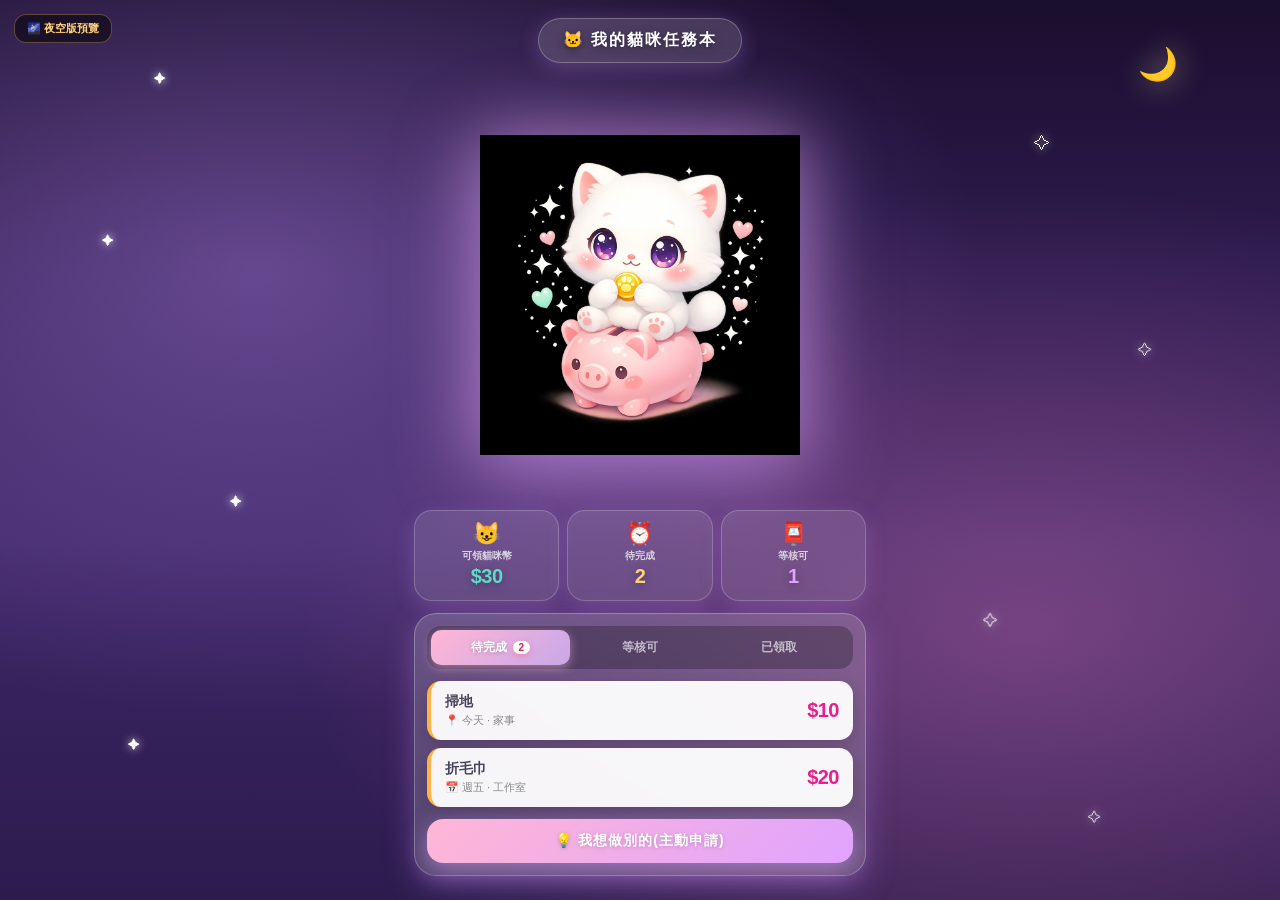
<file: preview-nightsky.html>
<!DOCTYPE html>
<html lang="zh-TW">
<head>
<meta charset="UTF-8">
<meta name="viewport" content="width=device-width, initial-scale=1.0">
<title>夜空貓咪預覽</title>
<style>
* { margin: 0; padding: 0; box-sizing: border-box; -webkit-tap-highlight-color: transparent; }

@keyframes float { 0%, 100% { transform: translateY(0); } 50% { transform: translateY(-8px); } }
@keyframes pop { 0% { transform: scale(0.92); opacity: 0; } 100% { transform: scale(1); opacity: 1; } }
@keyframes twinkle {
  0%, 100% { opacity: 0.3; transform: scale(1); }
  50% { opacity: 1; transform: scale(1.3); }
}
@keyframes drift {
  0%, 100% { transform: translate(0, 0); }
  33% { transform: translate(8px, -6px); }
  66% { transform: translate(-6px, 4px); }
}

html, body { width: 100%; height: 100%; }

body {
  font-family: 'Microsoft JhengHei', 'PingFang TC', 'Comic Sans MS', sans-serif;
  color: white;
  font-size: 15px;
  position: relative;
  overflow-x: hidden;
  min-height: 100vh;

  background-image:
    radial-gradient(ellipse at 20% 30%, rgba(186, 138, 240, 0.4) 0%, transparent 50%),
    radial-gradient(ellipse at 80% 70%, rgba(255, 140, 200, 0.3) 0%, transparent 50%),
    linear-gradient(180deg, #1a0e2e 0%, #2d1b4e 30%, #3d2666 60%, #2d1b4e 100%);
  background-attachment: fixed;
}

.star {
  position: fixed;
  color: white;
  pointer-events: none;
  animation: twinkle 3s ease-in-out infinite;
  font-size: 12px;
  text-shadow: 0 0 8px rgba(255,255,255,0.8);
  z-index: 0;
}
.star.s1 { top: 8%; left: 12%; animation-delay: 0s; }
.star.s2 { top: 15%; right: 18%; animation-delay: 0.5s; font-size: 16px; }
.star.s3 { top: 26%; left: 8%; animation-delay: 1s; }
.star.s4 { top: 38%; right: 10%; animation-delay: 1.5s; font-size: 14px; }
.star.s5 { top: 55%; left: 18%; animation-delay: 2s; }
.star.s6 { top: 68%; right: 22%; animation-delay: 0.3s; font-size: 15px; }
.star.s7 { top: 82%; left: 10%; animation-delay: 1.2s; }
.star.s8 { top: 90%; right: 14%; animation-delay: 0.8s; font-size: 13px; }

.moon {
  position: fixed;
  top: 5%;
  right: 8%;
  font-size: 32px;
  animation: drift 12s ease-in-out infinite;
  filter: drop-shadow(0 0 15px rgba(255, 240, 180, 0.6));
  z-index: 0;
}

.container {
  max-width: 480px;
  margin: 0 auto;
  padding: 18px 14px 24px;
  min-height: 100vh;
  display: flex;
  flex-direction: column;
  position: relative;
  z-index: 1;
}

.top-pill {
  text-align: center;
  margin-bottom: 16px;
  animation: pop 0.5s ease-out;
}
.top-pill .pill {
  display: inline-block;
  background: rgba(255, 255, 255, 0.15);
  backdrop-filter: blur(20px);
  -webkit-backdrop-filter: blur(20px);
  padding: 11px 24px;
  border-radius: 30px;
  box-shadow: 0 4px 20px rgba(186, 138, 240, 0.3);
  border: 1px solid rgba(255, 255, 255, 0.25);
  font-size: 16px;
  color: white;
  font-weight: bold;
  letter-spacing: 2px;
  text-shadow: 0 2px 8px rgba(0,0,0,0.4);
}

.hero {
  flex: 1;
  min-height: 260px;
  display: flex;
  align-items: center;
  justify-content: center;
  margin: 12px 0;
}

.hero-cat {
  max-width: 320px;
  width: 100%;
  height: auto;
  filter: drop-shadow(0 12px 40px rgba(186, 138, 240, 0.6)) drop-shadow(0 0 30px rgba(255, 182, 213, 0.3));
  animation: float 4s ease-in-out infinite;
}

.bottom-stack { margin-top: auto; }

.stats-grid {
  display: grid;
  grid-template-columns: 1fr 1fr 1fr;
  gap: 8px;
  margin-bottom: 12px;
  animation: pop 0.5s ease-out;
  animation-delay: 0.1s;
  animation-fill-mode: backwards;
}

.stat-card {
  background: rgba(255, 255, 255, 0.12);
  backdrop-filter: blur(20px);
  -webkit-backdrop-filter: blur(20px);
  border-radius: 18px;
  padding: 12px 6px;
  text-align: center;
  border: 1px solid rgba(255, 255, 255, 0.2);
  box-shadow: 0 6px 20px rgba(186, 138, 240, 0.25);
}
.stat-card .icon { font-size: 22px; display: block; line-height: 1; }
.stat-card .label { font-size: 10px; color: rgba(255,255,255,0.75); margin: 4px 0 2px; font-weight: bold; }
.stat-card .value { font-size: 20px; font-weight: bold; letter-spacing: -0.5px; text-shadow: 0 2px 8px rgba(0,0,0,0.3); }
.stat-card.coin .value { color: #5DDBC4; }
.stat-card.todo .value { color: #FFD27A; }
.stat-card.wait .value { color: #E0A3FF; }

.main-card {
  background: rgba(255, 255, 255, 0.18);
  backdrop-filter: blur(24px);
  -webkit-backdrop-filter: blur(24px);
  border-radius: 22px;
  padding: 12px;
  box-shadow: 0 10px 30px rgba(186, 138, 240, 0.35);
  border: 1px solid rgba(255, 255, 255, 0.25);
  animation: pop 0.5s ease-out;
  animation-delay: 0.2s;
  animation-fill-mode: backwards;
}

.tabs {
  display: flex;
  background: rgba(0, 0, 0, 0.25);
  border-radius: 14px;
  padding: 4px;
  margin-bottom: 12px;
}
.tab {
  flex: 1;
  padding: 9px 4px;
  text-align: center;
  border-radius: 10px;
  font-weight: bold;
  font-size: 12px;
  color: rgba(255,255,255,0.65);
}
.tab.active {
  background: linear-gradient(135deg, #FFB6D5, #C8A8E9);
  color: white;
  box-shadow: 0 3px 10px rgba(255, 182, 213, 0.5);
  text-shadow: 0 1px 4px rgba(0,0,0,0.2);
}
.tab .badge {
  display: inline-block;
  background: #FF4D7A;
  color: white;
  padding: 1px 6px;
  border-radius: 7px;
  font-size: 10px;
  margin-left: 2px;
  box-shadow: 0 2px 6px rgba(255, 77, 122, 0.4);
}
.tab.active .badge { background: white; color: #C5305E; }

.demo-task {
  background: rgba(255, 255, 255, 0.95);
  border-left: 4px solid #FFB347;
  border-radius: 14px;
  padding: 12px 14px;
  margin-bottom: 8px;
  display: flex;
  justify-content: space-between;
  align-items: center;
  box-shadow: 0 4px 14px rgba(0, 0, 0, 0.15);
  color: #4A4458;
}
.demo-task .info { flex: 1; }
.demo-task .name { font-weight: bold; color: #4A4458; font-size: 14px; }
.demo-task .meta { font-size: 11px; color: #888; margin-top: 2px; }
.demo-task .price { font-size: 20px; font-weight: bold; color: #E91E8E; letter-spacing: -0.5px; }

.propose-btn {
  width: 100%;
  padding: 13px;
  background: linear-gradient(135deg, #FFB6D5, #E0A3FF);
  color: white;
  border: none;
  border-radius: 16px;
  font-size: 14px;
  font-weight: bold;
  cursor: pointer;
  box-shadow: 0 8px 22px rgba(224, 163, 255, 0.5);
  letter-spacing: 1px;
  margin-top: 4px;
  font-family: inherit;
  text-shadow: 0 1px 4px rgba(0,0,0,0.2);
}

.preview-tag {
  position: fixed;
  top: 14px;
  left: 14px;
  background: rgba(0,0,0,0.5);
  backdrop-filter: blur(10px);
  color: #FFD27A;
  padding: 6px 12px;
  border-radius: 12px;
  font-size: 11px;
  font-weight: bold;
  z-index: 100;
  border: 1px solid rgba(255, 210, 122, 0.3);
}
</style>
</head>
<body>

<span class="star s1">✦</span>
<span class="star s2">✧</span>
<span class="star s3">✦</span>
<span class="star s4">✧</span>
<span class="star s5">✦</span>
<span class="star s6">✧</span>
<span class="star s7">✦</span>
<span class="star s8">✧</span>
<span class="moon">🌙</span>

<div class="preview-tag">🌌 夜空版預覽</div>

<div class="container">

  <div class="top-pill">
    <div class="pill">🐱 我的貓咪任務本</div>
  </div>

  <div class="hero">
    <img src="./cat-login.png" alt="貓咪" class="hero-cat" onerror="this.style.display='none';">
  </div>

  <div class="bottom-stack">

    <div class="stats-grid">
      <div class="stat-card coin">
        <span class="icon">😺</span>
        <div class="label">可領貓咪幣</div>
        <div class="value">$30</div>
      </div>
      <div class="stat-card todo">
        <span class="icon">⏰</span>
        <div class="label">待完成</div>
        <div class="value">2</div>
      </div>
      <div class="stat-card wait">
        <span class="icon">📮</span>
        <div class="label">等核可</div>
        <div class="value">1</div>
      </div>
    </div>

    <div class="main-card">
      <div class="tabs">
        <div class="tab active">待完成 <span class="badge">2</span></div>
        <div class="tab">等核可</div>
        <div class="tab">已領取</div>
      </div>

      <div class="demo-task">
        <div class="info">
          <div class="name">掃地</div>
          <div class="meta">📍 今天 · 家事</div>
        </div>
        <div class="price">$10</div>
      </div>

      <div class="demo-task">
        <div class="info">
          <div class="name">折毛巾</div>
          <div class="meta">📅 週五 · 工作室</div>
        </div>
        <div class="price">$20</div>
      </div>

      <button class="propose-btn">💡 我想做別的(主動申請)</button>
    </div>

  </div>

</div>

</body>
</html>
</file>
<file: style.css>
/* === 沉浸式設計系統 v1.fix3 === */
* { margin: 0; padding: 0; box-sizing: border-box; -webkit-tap-highlight-color: transparent; }
img { max-width: 100%; height: auto; display: block; }

@keyframes fade-up { 0% { transform: translateY(20px); opacity: 0; } 100% { transform: translateY(0); opacity: 1; } }
@keyframes pop { 0% { transform: scale(0.85); opacity: 0; } 60% { transform: scale(1.05); } 100% { transform: scale(1); opacity: 1; } }
@keyframes pulse-glow { 0%, 100% { box-shadow: 0 8px 20px rgba(212, 121, 159, 0.4); } 50% { box-shadow: 0 8px 28px rgba(212, 121, 159, 0.7); } }

html, body { width: 100%; height: 100%; }

body {
  font-family: 'Microsoft JhengHei', 'PingFang TC', 'Comic Sans MS', sans-serif;
  font-size: 15px;
  color: #6B4F70;
  min-height: 100vh;
  background:
    radial-gradient(circle at 15% 20%, rgba(255, 200, 220, 0.6) 0%, transparent 45%),
    radial-gradient(circle at 85% 75%, rgba(220, 200, 240, 0.5) 0%, transparent 50%),
    radial-gradient(circle at 50% 50%, rgba(255, 220, 235, 0.3) 0%, transparent 60%),
    linear-gradient(135deg, #FFE5F1 0%, #FFEEF7 50%, #F5E5F8 100%);
  background-attachment: fixed;
  display: flex;
  align-items: flex-start;
  justify-content: center;
  padding: 20px 0;
  position: relative;
}

.deco { display: none !important; }

@media (max-width: 700px) {
  body { padding: 0; background-attachment: scroll; }
}

.phone {
  position: relative;
  z-index: 2;
  width: 100%;
  max-width: 480px;
  min-height: calc(100vh - 40px);
  background-image: url('./cat-world.png');
  background-size: cover;
  background-position: center top;
  background-repeat: no-repeat;
  border-radius: 36px;
  overflow: hidden;
  box-shadow: 0 30px 80px rgba(212, 132, 174, 0.35), 0 0 0 6px rgba(255, 255, 255, 0.4), 0 0 0 1px rgba(255, 255, 255, 0.8);
}
@media (max-width: 700px) {
  .phone { max-width: 100%; border-radius: 0; box-shadow: none; min-height: 100vh; }
}

.app { padding: 16px 14px 30px; min-height: 100%; display: flex; flex-direction: column; position: relative; }
.entry-app { padding: 24px 18px; min-height: calc(100vh - 40px); display: flex; flex-direction: column; position: relative; }
@media (max-width: 700px) { .entry-app { min-height: 100vh; } }

.top-title { text-align: center; margin-bottom: 12px; animation: fade-up 0.6s ease-out; }
.top-title .pill {
  display: inline-block;
  background: rgba(255, 255, 255, 0.55);
  backdrop-filter: blur(20px); -webkit-backdrop-filter: blur(20px);
  padding: 9px 22px; border-radius: 100px;
  border: 1px solid rgba(255, 255, 255, 0.7);
  box-shadow: 0 4px 20px rgba(212, 132, 174, 0.18), inset 0 1px 0 rgba(255, 255, 255, 0.9);
  font-size: 14px; color: #B8527A; font-weight: bold; letter-spacing: 4px;
}

.fab-bell, .fab-out {
  position: absolute; top: 14px; width: 42px; height: 42px;
  background: rgba(255, 255, 255, 0.7);
  backdrop-filter: blur(20px); -webkit-backdrop-filter: blur(20px);
  border-radius: 50%; display: flex; align-items: center; justify-content: center;
  border: 1px solid rgba(255, 255, 255, 0.8);
  box-shadow: 0 6px 16px rgba(212, 132, 174, 0.2);
  cursor: pointer; z-index: 5; font-size: 18px; color: #B8527A;
}
.fab-bell { right: 14px; }
.fab-out { left: 14px; font-size: 13px; font-weight: bold; }
.fab-bell .red-dot {
  position: absolute; top: 8px; right: 8px; width: 10px; height: 10px;
  background: #FF4D7A; border: 2px solid white; border-radius: 50%; display: none;
}
.fab-bell.has-new .red-dot { display: block; animation: pulse-glow 1.5s infinite; }

.hero-space { height: 42vh; min-height: 280px; max-height: 380px; pointer-events: none; }

.stats { display: grid; grid-template-columns: 1fr 1fr 1fr; gap: 9px; margin-bottom: 14px; animation: fade-up 0.7s ease-out 0.1s backwards; }
.stats.stats-4 { grid-template-columns: 1fr 1fr 1fr 1fr; gap: 7px; }
.stat {
  background: rgba(255, 255, 255, 0.7);
  backdrop-filter: blur(22px); -webkit-backdrop-filter: blur(22px);
  border-radius: 22px; padding: 12px 6px 10px; text-align: center;
  border: 1px solid rgba(255, 255, 255, 0.85);
  box-shadow: 0 8px 28px rgba(212, 132, 174, 0.18), inset 0 1px 0 rgba(255, 255, 255, 0.9);
}
.stat-icon { width: 40px; height: 40px; margin: 0 auto 4px; }
.stat-icon img { width: 100%; height: 100%; object-fit: contain; }
.stat-label { font-size: 11px; color: #B8527A; font-weight: bold; letter-spacing: 1px; margin-bottom: 2px; }
.stat-value { font-size: 22px; font-weight: bold; letter-spacing: -0.5px; line-height: 1; }
.stat-coin .stat-value { color: #C49100; }
.stat-todo .stat-value { color: #D63E72; }
.stat-wait .stat-value { color: #8E5BC8; }
.stat-paid .stat-value { color: #00A88E; }
.stat-value .unit { font-size: 12px; font-weight: 500; opacity: 0.7; }

.main {
  background: rgba(255, 255, 255, 0.78);
  backdrop-filter: blur(24px); -webkit-backdrop-filter: blur(24px);
  border-radius: 28px; padding: 14px 12px 12px;
  border: 1px solid rgba(255, 255, 255, 0.85);
  box-shadow: 0 12px 36px rgba(212, 132, 174, 0.22), inset 0 1px 0 rgba(255, 255, 255, 0.9);
  animation: fade-up 0.7s ease-out 0.2s backwards;
}
.tabs { display: flex; background: rgba(255, 240, 248, 0.6); border-radius: 16px; padding: 4px; margin-bottom: 12px; }
.tab {
  flex: 1; padding: 9px 4px; text-align: center; border-radius: 12px;
  font-weight: bold; font-size: 12px; color: #B8527A; letter-spacing: 1px;
  cursor: pointer; opacity: 0.6; transition: all 0.2s;
  background: transparent; border: none; font-family: inherit;
}
.tab.active { background: linear-gradient(135deg, #FFB4D0, #D4799F); color: white; opacity: 1; box-shadow: 0 4px 12px rgba(212, 121, 159, 0.4); }
.tab .badge { display: inline-block; background: white; color: #D4799F; padding: 0 6px; border-radius: 7px; font-size: 10px; margin-left: 3px; font-weight: bold; }
.tab:not(.active) .badge { background: #D4799F; color: white; }

.task {
  background: white; border-radius: 16px; padding: 12px 14px; margin-bottom: 8px;
  display: flex; align-items: center; gap: 12px;
  box-shadow: 0 4px 14px rgba(212, 132, 174, 0.1);
  border-left: 4px solid #FFD27A; position: relative;
}
.task.due-today { border-left-color: #E63956; }
.task.due-week { border-left-color: #FFD27A; }
.task.due-soon { border-left-color: #C8A8E9; }
.task-icon { width: 44px; height: 44px; border-radius: 14px; background: linear-gradient(135deg, #FFE8F0, #FFD0E0); display: flex; align-items: center; justify-content: center; flex-shrink: 0; overflow: hidden; }
.task-icon img { width: 90%; height: 90%; object-fit: contain; }
.task-info { flex: 1; min-width: 0; }
.task-name { font-size: 15px; font-weight: bold; color: #6B4F70; }
.task-meta { font-size: 11px; color: #B89090; margin-top: 3px; display: flex; align-items: center; gap: 6px; flex-wrap: wrap; }
.due-pill { background: #FFEBEE; color: #E63956; padding: 2px 8px; border-radius: 8px; font-size: 10px; font-weight: bold; }
.due-pill.late { background: #C5305E; color: white; }
.due-pill.week { background: #FFF2D6; color: #C49100; }
.task-price { font-size: 18px; font-weight: bold; color: #D4799F; letter-spacing: -0.5px; flex-shrink: 0; }

.cta-btn {
  width: 100%; margin-top: 10px; padding: 14px;
  background: linear-gradient(135deg, #FFB4D0 0%, #D4799F 100%);
  color: white; border: none; border-radius: 18px;
  font-size: 15px; font-weight: bold; cursor: pointer;
  box-shadow: 0 8px 20px rgba(212, 121, 159, 0.4), inset 0 1px 0 rgba(255, 255, 255, 0.3);
  letter-spacing: 2px; font-family: inherit;
  display: flex; align-items: center; justify-content: center; gap: 10px;
  transition: transform 0.15s;
}
.cta-btn:active { transform: scale(0.97); }
.cta-btn img { width: 24px; height: 24px; }
.cta-btn.secondary { background: rgba(255, 255, 255, 0.85); backdrop-filter: blur(20px); color: #B8527A; box-shadow: 0 6px 16px rgba(212, 132, 174, 0.2); }
.cta-btn.success { background: linear-gradient(135deg, #6FE0C4, #00A88E); }
.cta-btn.danger { background: rgba(255, 255, 255, 0.9); color: #C5305E; }

.empty { text-align: center; padding: 30px 14px 20px; }
.empty img { width: 120px; height: 120px; margin: 0 auto 8px; }
.empty .e-text { font-size: 14px; color: #B8527A; font-weight: bold; }

.login-card {
  background: rgba(255, 255, 255, 0.82);
  backdrop-filter: blur(24px); -webkit-backdrop-filter: blur(24px);
  border-radius: 28px; padding: 28px 22px;
  border: 1px solid rgba(255, 255, 255, 0.85);
  box-shadow: 0 16px 40px rgba(212, 132, 174, 0.3);
  margin: 20px 0; text-align: center;
  animation: fade-up 0.6s ease-out;
}
.login-card h2 { font-size: 20px; color: #B8527A; margin-bottom: 6px; letter-spacing: 3px; }
.login-card .sub { font-size: 13px; color: #B89090; margin-bottom: 20px; }
.login-card input {
  width: 100%; padding: 14px 18px;
  border: 2px solid rgba(212, 121, 159, 0.2); border-radius: 16px;
  font-size: 16px; text-align: center; letter-spacing: 8px;
  font-family: inherit; font-weight: bold; color: #6B4F70;
  background: white; outline: none; transition: border 0.2s;
}
.login-card input:focus { border-color: #D4799F; }
.login-card .err { color: #E63956; font-size: 12px; margin-top: 8px; min-height: 16px; }

.modal-bg { position: fixed; inset: 0; background: rgba(107, 79, 112, 0.5); backdrop-filter: blur(8px); z-index: 100; display: none; align-items: center; justify-content: center; padding: 20px; }
.modal-bg.open { display: flex; }
.modal { background: white; border-radius: 24px; padding: 22px 18px; max-width: 380px; width: 100%; max-height: 85vh; overflow-y: auto; box-shadow: 0 30px 80px rgba(0,0,0,0.3); animation: pop 0.3s ease-out; }
.modal h3 { font-size: 18px; color: #B8527A; margin-bottom: 14px; text-align: center; letter-spacing: 2px; }
.modal label { display: block; font-size: 12px; color: #B89090; margin: 12px 0 6px; font-weight: bold; }
.modal input, .modal select, .modal textarea { width: 100%; padding: 10px 14px; border: 1.5px solid rgba(212, 121, 159, 0.25); border-radius: 12px; font-size: 14px; font-family: inherit; color: #6B4F70; background: white; outline: none; }
.modal input:focus, .modal select:focus { border-color: #D4799F; }
.modal-actions { display: flex; gap: 8px; margin-top: 18px; }
.modal-actions .cta-btn { margin-top: 0; }

.toast { position: fixed; bottom: 30px; left: 50%; transform: translateX(-50%); background: linear-gradient(135deg, #6FE0C4, #00A88E); color: white; padding: 12px 22px; border-radius: 20px; font-size: 14px; font-weight: bold; box-shadow: 0 8px 24px rgba(0,168,142,0.4); z-index: 200; display: none; }
.toast.show { display: block; animation: fade-up 0.4s; }

.pick-list { max-height: 280px; overflow-y: auto; margin: 8px -4px; }
.pick-item { background: #FFF8FA; border: 1.5px solid transparent; border-radius: 14px; padding: 10px 12px; margin-bottom: 6px; display: flex; align-items: center; gap: 10px; cursor: pointer; transition: all 0.2s; }
.pick-item.selected { background: linear-gradient(135deg, #FFE8F0, #FFD6E8); border-color: #D4799F; }
.pick-item .pi-icon { width: 36px; height: 36px; flex-shrink: 0; }
.pick-item .pi-icon img { width: 100%; height: 100%; }
.pick-item .pi-info { flex: 1; }
.pick-item .pi-name { font-weight: bold; color: #6B4F70; font-size: 14px; }
.pick-item .pi-meta { font-size: 11px; color: #B89090; }
.pick-item .pi-check { width: 24px; height: 24px; border-radius: 50%; border: 2px solid #D4799F; display: flex; align-items: center; justify-content: center; font-size: 14px; color: transparent; background: white; font-weight: bold; }
.pick-item.selected .pi-check { background: #D4799F; color: white; }

.celebrate { position: fixed; inset: 0; background: rgba(255, 230, 240, 0.95); backdrop-filter: blur(20px); z-index: 300; display: none; align-items: center; justify-content: center; flex-direction: column; text-align: center; }
.celebrate.show { display: flex; animation: fade-up 0.5s; }
.celebrate img { width: 200px; height: 200px; animation: pop 0.6s; }
.celebrate .ce-text { font-size: 22px; color: #B8527A; margin-top: 16px; letter-spacing: 4px; font-weight: bold; }

.hidden { display: none !important; }
</file>
